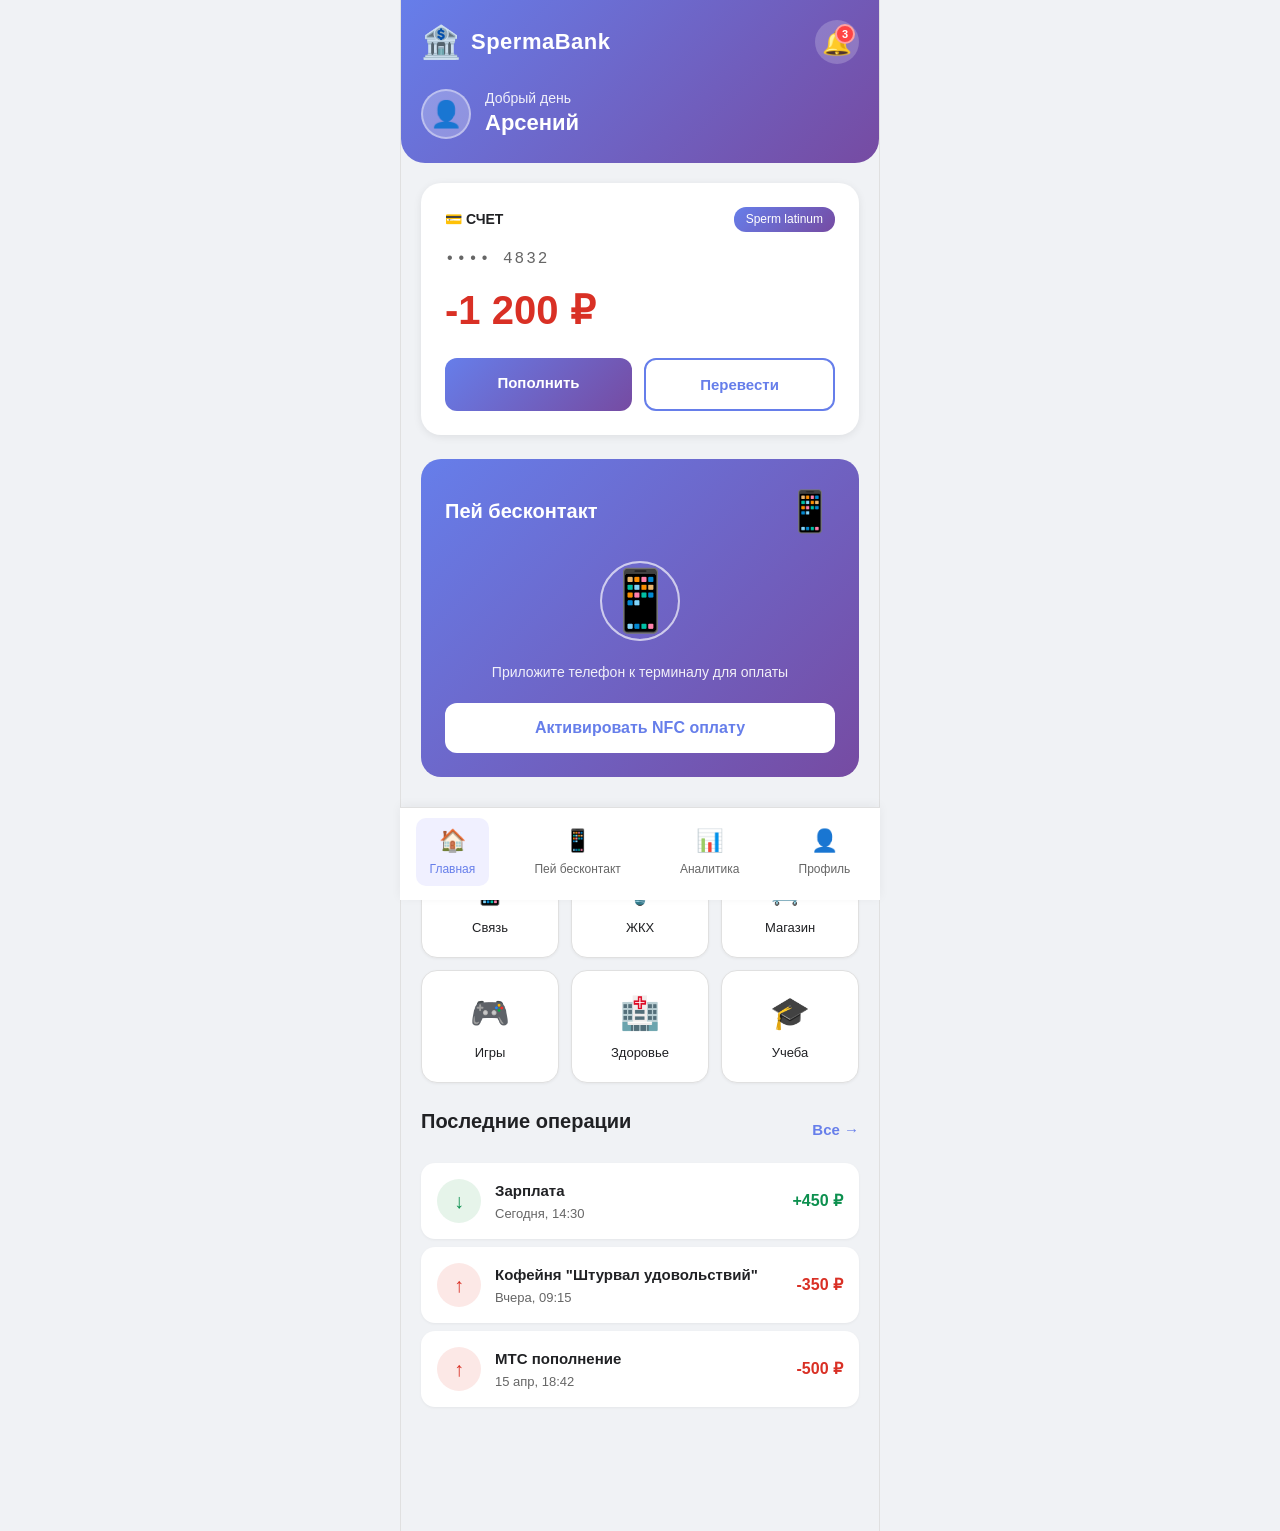
<file: index.html>
<!DOCTYPE html>
<html lang="ru">
<head>
    <meta charset="UTF-8">
    <meta name="viewport" content="width=device-width, initial-scale=1.0, maximum-scale=1.0, user-scalable=no">
    
    <!-- Иконка для iOS (iPhone/iPad) при добавлении на домашний экран -->
    <link rel="apple-touch-icon" href="Иконка.png">
    <link rel="apple-touch-icon" sizes="180x180" href="Иконка.png">
    <link rel="apple-touch-icon" sizes="152x152" href="Иконка.png">
    <link rel="apple-touch-icon" sizes="120x120" href="Иконка.png">
    
    <!-- Дополнительно: стандартный favicon -->
    <link rel="icon" type="image/png" href="Иконка.png">
    <link rel="shortcut icon" type="image/png" href="Иконка.png">
    
    <!-- Настройка отображения как веб-приложения на iOS -->
    <meta name="apple-mobile-web-app-capable" content="yes">
    <meta name="apple-mobile-web-app-status-bar-style" content="black-translucent">
    <meta name="apple-mobile-web-app-title" content="SpermaBank">
    
    <title>SpermaBank</title>
    
    <style>
        /* Базовые стили для мобильного банка SpermaBank */
        * {
            margin: 0;
            padding: 0;
            box-sizing: border-box;
            -webkit-tap-highlight-color: transparent;
        }

        :root {
            --primary: #1a73e8;
            --primary-dark: #1557b0;
            --success: #0d904f;
            --danger: #d93025;
            --bg: #f8f9fa;
            --card-bg: #ffffff;
            --text: #202124;
            --text-secondary: #5f6368;
            --border: #e0e0e0;
            --shadow: 0 1px 3px rgba(0,0,0,0.1);
            --radius: 16px;
        }

        body {
            font-family: -apple-system, BlinkMacSystemFont, 'Segoe UI', Roboto, Oxygen, Ubuntu, sans-serif;
            background: #f0f2f5;
            color: var(--text);
            max-width: 480px;
            margin: 0 auto;
            min-height: 100vh;
            position: relative;
            padding-bottom: 80px;
            line-height: 1.4;
            -webkit-font-smoothing: antialiased;
            animation: fadeInUp 0.6s ease-out;
        }

        /* Анимация появления всей страницы */
        @keyframes fadeInUp {
            from {
                opacity: 0;
                transform: translateY(30px);
            }
            to {
                opacity: 1;
                transform: translateY(0);
            }
        }

        /* Шапка */
        .header {
            background: linear-gradient(135deg, #667eea 0%, #764ba2 100%);
            color: white;
            padding: 20px 20px 24px;
            border-radius: 0 0 24px 24px;
            animation: slideDown 0.8s ease-out;
        }

        @keyframes slideDown {
            from {
                opacity: 0;
                transform: translateY(-50px);
            }
            to {
                opacity: 1;
                transform: translateY(0);
            }
        }

        .header-top {
            display: flex;
            justify-content: space-between;
            align-items: center;
            margin-bottom: 24px;
        }

        .logo {
            display: flex;
            align-items: center;
            gap: 10px;
            animation: pulse 2s ease-in-out infinite;
        }

        @keyframes pulse {
            0%, 100% {
                transform: scale(1);
            }
            50% {
                transform: scale(1.05);
            }
        }

        .logo-icon {
            font-size: 32px;
        }

        .logo-text {
            font-size: 22px;
            font-weight: 700;
            letter-spacing: 0.5px;
        }

        .notification-btn {
            background: rgba(255,255,255,0.2);
            border: none;
            color: white;
            width: 44px;
            height: 44px;
            border-radius: 50%;
            font-size: 20px;
            position: relative;
            cursor: pointer;
            display: flex;
            align-items: center;
            justify-content: center;
            transition: all 0.3s;
            text-decoration: none;
            animation: bounceIn 1s ease-out;
        }

        @keyframes bounceIn {
            0% {
                opacity: 0;
                transform: scale(0.3);
            }
            50% {
                transform: scale(1.1);
            }
            70% {
                transform: scale(0.9);
            }
            100% {
                opacity: 1;
                transform: scale(1);
            }
        }

        .notification-btn:hover {
            background: rgba(255,255,255,0.3);
            transform: rotate(15deg);
        }

        .bell-icon {
            font-size: 24px;
        }

        .badge {
            position: absolute;
            top: 4px;
            right: 4px;
            background: #ff4444;
            color: white;
            font-size: 11px;
            font-weight: 700;
            width: 20px;
            height: 20px;
            border-radius: 50%;
            display: flex;
            align-items: center;
            justify-content: center;
            border: 2px solid rgba(255,255,255,0.5);
            animation: shake 2s ease-in-out infinite;
        }

        @keyframes shake {
            0%, 100% {
                transform: translateX(0);
            }
            10%, 30%, 50%, 70%, 90% {
                transform: translateX(-2px);
            }
            20%, 40%, 60%, 80% {
                transform: translateX(2px);
            }
        }

        .user-greeting {
            display: flex;
            align-items: center;
            gap: 14px;
            animation: fadeInLeft 0.8s ease-out;
        }

        @keyframes fadeInLeft {
            from {
                opacity: 0;
                transform: translateX(-30px);
            }
            to {
                opacity: 1;
                transform: translateX(0);
            }
        }

        .avatar {
            width: 50px;
            height: 50px;
            background: rgba(255,255,255,0.25);
            border-radius: 50%;
            display: flex;
            align-items: center;
            justify-content: center;
            font-size: 26px;
            border: 2px solid rgba(255,255,255,0.4);
            text-decoration: none;
            color: white;
            transition: all 0.3s;
        }

        .avatar:hover {
            transform: scale(1.1) rotate(5deg);
        }

        .greeting-text {
            font-size: 14px;
            opacity: 0.9;
        }

        .user-name {
            font-size: 22px;
            font-weight: 600;
        }

        /* Основной контент */
        .main-content {
            padding: 20px;
        }

        /* Карта баланса */
        .balance-card {
            background: white;
            border-radius: 20px;
            padding: 24px;
            box-shadow: 0 2px 8px rgba(0,0,0,0.08);
            margin-bottom: 24px;
            animation: scaleIn 0.6s ease-out;
            transition: all 0.3s;
        }

        @keyframes scaleIn {
            from {
                opacity: 0;
                transform: scale(0.9);
            }
            to {
                opacity: 1;
                transform: scale(1);
            }
        }

        .balance-card:hover {
            transform: translateY(-5px);
            box-shadow: 0 8px 25px rgba(0,0,0,0.15);
        }

        .card-header {
            display: flex;
            justify-content: space-between;
            align-items: center;
            margin-bottom: 16px;
            font-size: 14px;
            font-weight: 600;
        }

        .card-type {
            font-size: 12px;
            background: linear-gradient(135deg, #667eea 0%, #764ba2 100%);
            color: white;
            padding: 4px 12px;
            border-radius: 12px;
            font-weight: 500;
        }

        .card-number {
            font-family: 'Courier New', monospace;
            font-size: 16px;
            color: #666;
            margin-bottom: 12px;
            letter-spacing: 2px;
        }

        .card-number-link {
            text-decoration: none;
            color: inherit;
            cursor: pointer;
        }

        .balance-amount {
            font-size: 40px;
            font-weight: 700;
            color: #d93025;
            margin-bottom: 20px;
        }

        .card-actions {
            display: flex;
            gap: 12px;
        }

        .action-btn {
            flex: 1;
            padding: 14px;
            border-radius: 12px;
            border: none;
            font-size: 15px;
            font-weight: 600;
            cursor: pointer;
            background: linear-gradient(135deg, #667eea 0%, #764ba2 100%);
            color: white;
            text-decoration: none;
            display: inline-block;
            text-align: center;
            transition: all 0.3s;
        }

        .action-btn:hover {
            transform: translateY(-2px);
            box-shadow: 0 4px 15px rgba(102, 126, 234, 0.4);
        }

        .action-btn:active {
            transform: scale(0.95);
        }

        .action-btn.outline {
            background: white;
            color: #667eea;
            border: 2px solid #667eea;
        }

        .action-btn.outline:hover {
            background: #f0f0ff;
        }

        /* Секции */
        .section-title {
            font-size: 20px;
            font-weight: 700;
            margin-bottom: 16px;
            color: #202124;
        }

        /* Сетка быстрых действий */
        .quick-actions {
            margin-bottom: 24px;
        }

        .actions-grid {
            display: grid;
            grid-template-columns: repeat(3, 1fr);
            gap: 12px;
        }

        .action-item {
            background: white;
            border: 1px solid #e0e0e0;
            border-radius: 16px;
            padding: 20px 12px;
            display: flex;
            flex-direction: column;
            align-items: center;
            gap: 8px;
            cursor: pointer;
            font-size: 13px;
            font-weight: 500;
            color: #202124;
            box-shadow: 0 1px 3px rgba(0,0,0,0.05);
            text-decoration: none;
            transition: all 0.3s;
            animation: staggerFadeIn 0.8s ease-out;
        }

        @keyframes staggerFadeIn {
            from {
                opacity: 0;
                transform: translateY(20px);
            }
            to {
                opacity: 1;
                transform: translateY(0);
            }
        }

        .action-item:nth-child(1) { animation-delay: 0.1s; }
        .action-item:nth-child(2) { animation-delay: 0.2s; }
        .action-item:nth-child(3) { animation-delay: 0.3s; }
        .action-item:nth-child(4) { animation-delay: 0.4s; }
        .action-item:nth-child(5) { animation-delay: 0.5s; }
        .action-item:nth-child(6) { animation-delay: 0.6s; }

        .action-item:hover {
            transform: translateY(-3px) scale(1.05);
            box-shadow: 0 8px 25px rgba(0,0,0,0.15);
        }

        .action-item:active {
            transform: scale(0.95);
        }

        .action-icon {
            font-size: 32px;
            transition: transform 0.3s;
        }

        .action-item:hover .action-icon {
            transform: scale(1.2) rotate(10deg);
        }

        /* Секция бесконтактной оплаты */
        .contactless-section {
            background: linear-gradient(135deg, #667eea 0%, #764ba2 100%);
            border-radius: 20px;
            padding: 24px;
            margin-bottom: 24px;
            color: white;
            animation: slideInRight 0.8s ease-out;
            transition: all 0.3s;
        }

        @keyframes slideInRight {
            from {
                opacity: 0;
                transform: translateX(50px);
            }
            to {
                opacity: 1;
                transform: translateX(0);
            }
        }

        .contactless-section:hover {
            transform: translateY(-5px);
            box-shadow: 0 10px 30px rgba(102, 126, 234, 0.5);
        }

        .contactless-header {
            display: flex;
            justify-content: space-between;
            align-items: center;
            margin-bottom: 20px;
        }

        .contactless-title {
            font-size: 20px;
            font-weight: 700;
        }

        .contactless-icon {
            font-size: 40px;
            animation: wave 2s ease-in-out infinite;
        }

        @keyframes wave {
            0%, 100% {
                transform: rotate(0deg);
            }
            25% {
                transform: rotate(10deg);
            }
            75% {
                transform: rotate(-10deg);
            }
        }

        .nfc-animation {
            display: flex;
            justify-content: center;
            align-items: center;
            margin: 20px 0;
            position: relative;
        }

        .phone-icon {
            font-size: 60px;
            animation: float 3s ease-in-out infinite;
        }

        @keyframes float {
            0%, 100% {
                transform: translateY(0);
            }
            50% {
                transform: translateY(-10px);
            }
        }

        .waves {
            position: absolute;
            width: 80px;
            height: 80px;
            border: 2px solid rgba(255,255,255,0.3);
            border-radius: 50%;
            animation: ripple 2s ease-out infinite;
        }

        .waves:nth-child(2) {
            animation-delay: 0.5s;
        }

        .waves:nth-child(3) {
            animation-delay: 1s;
        }

        @keyframes ripple {
            0% {
                transform: scale(1);
                opacity: 1;
            }
            100% {
                transform: scale(2.5);
                opacity: 0;
            }
        }

        .contactless-btn {
            background: white;
            color: #667eea;
            border: none;
            padding: 14px;
            border-radius: 12px;
            font-size: 16px;
            font-weight: 700;
            cursor: pointer;
            width: 100%;
            text-align: center;
            text-decoration: none;
            display: block;
            transition: all 0.3s;
            animation: glow 2s ease-in-out infinite;
        }

        @keyframes glow {
            0%, 100% {
                box-shadow: 0 0 5px rgba(255,255,255,0.3);
            }
            50% {
                box-shadow: 0 0 20px rgba(255,255,255,0.6);
            }
        }

        .contactless-btn:hover {
            transform: translateY(-2px);
            box-shadow: 0 8px 25px rgba(0,0,0,0.2);
        }

        .contactless-btn:active {
            transform: scale(0.98);
        }

        /* История */
        .history {
            margin-bottom: 24px;
        }

        .history-header {
            display: flex;
            justify-content: space-between;
            align-items: center;
            margin-bottom: 12px;
        }

        .link-btn {
            background: none;
            border: none;
            color: #667eea;
            font-weight: 600;
            font-size: 15px;
            cursor: pointer;
            text-decoration: none;
            transition: all 0.3s;
        }

        .link-btn:hover {
            color: #764ba2;
            transform: translateX(5px);
        }

        .transaction {
            display: flex;
            align-items: center;
            gap: 14px;
            background: white;
            padding: 16px;
            border-radius: 14px;
            margin-bottom: 8px;
            box-shadow: 0 1px 3px rgba(0,0,0,0.05);
            cursor: pointer;
            text-decoration: none;
            color: inherit;
            transition: all 0.3s;
            animation: staggerFadeIn 0.8s ease-out;
        }

        .transaction:hover {
            transform: translateX(10px);
            box-shadow: 0 4px 15px rgba(0,0,0,0.1);
        }

        .transaction-icon {
            width: 44px;
            height: 44px;
            border-radius: 50%;
            display: flex;
            align-items: center;
            justify-content: center;
            font-weight: 700;
            font-size: 20px;
            flex-shrink: 0;
        }

        .transaction-icon.income {
            background: #e6f4ea;
            color: #0d904f;
        }

        .transaction-icon.expense {
            background: #fce8e6;
            color: #d93025;
        }

        .transaction-info {
            flex: 1;
        }

        .transaction-name {
            font-weight: 600;
            font-size: 15px;
            margin-bottom: 4px;
        }

        .transaction-date {
            font-size: 13px;
            color: #666;
        }

        .transaction-amount {
            font-weight: 700;
            font-size: 16px;
        }

        .transaction-amount.income {
            color: #0d904f;
        }

        .transaction-amount.expense {
            color: #d93025;
        }

        /* Нижняя навигация */
        .bottom-nav {
            position: fixed;
            bottom: 0;
            left: 50%;
            transform: translateX(-50%);
            width: 100%;
            max-width: 480px;
            background: white;
            display: flex;
            justify-content: space-around;
            padding: 10px 0 14px;
            border-top: 1px solid #e0e0e0;
            box-shadow: 0 -2px 10px rgba(0,0,0,0.05);
            z-index: 100;
            animation: slideUp 0.8s ease-out;
        }

        @keyframes slideUp {
            from {
                opacity: 0;
                transform: translateX(-50%) translateY(100px);
            }
            to {
                opacity: 1;
                transform: translateX(-50%) translateY(0);
            }
        }

        .nav-item {
            background: none;
            border: none;
            display: flex;
            flex-direction: column;
            align-items: center;
            gap: 4px;
            font-size: 12px;
            color: #666;
            cursor: pointer;
            padding: 8px 14px;
            border-radius: 10px;
            font-weight: 500;
            text-decoration: none;
            transition: all 0.3s;
        }

        .nav-item:hover {
            background: #f0f0ff;
            color: #667eea;
            transform: translateY(-5px);
        }

        .nav-item.active {
            color: #667eea;
            background: #f0f0ff;
        }

        .nav-icon {
            font-size: 22px;
            transition: transform 0.3s;
        }

        .nav-item:hover .nav-icon {
            transform: scale(1.2);
        }

        /* Модальное окно */
        .modal {
            display: none;
            position: fixed;
            top: 0;
            left: 0;
            width: 100%;
            height: 100%;
            background: rgba(0,0,0,0.5);
            z-index: 1000;
            justify-content: center;
            align-items: center;
        }

        .modal.active {
            display: flex;
        }

        .modal-content {
            background: white;
            border-radius: 20px;
            padding: 30px;
            max-width: 350px;
            width: 90%;
            text-align: center;
            animation: modalSlideIn 0.3s ease-out;
        }

        @keyframes modalSlideIn {
            from {
                transform: translateY(50px) scale(0.9);
                opacity: 0;
            }
            to {
                transform: translateY(0) scale(1);
                opacity: 1;
            }
        }

        .modal-icon {
            font-size: 50px;
            margin-bottom: 20px;
            animation: bounceIn 0.6s ease-out;
        }

        .modal-title {
            font-size: 22px;
            font-weight: 700;
            margin-bottom: 10px;
            color: #202124;
        }

        .modal-text {
            font-size: 16px;
            color: #666;
            margin-bottom: 25px;
            line-height: 1.5;
        }

        .modal-close {
            background: linear-gradient(135deg, #667eea 0%, #764ba2 100%);
            color: white;
            border: none;
            padding: 12px 30px;
            border-radius: 25px;
            font-size: 16px;
            font-weight: 600;
            cursor: pointer;
            transition: all 0.3s;
        }

        .modal-close:hover {
            transform: translateY(-2px);
            box-shadow: 0 4px 15px rgba(102, 126, 234, 0.4);
        }

        /* Адаптивность для маленьких экранов */
        @media (max-width: 380px) {
            .balance-amount {
                font-size: 32px;
            }
            
            .actions-grid {
                grid-template-columns: repeat(3, 1fr);
                gap: 8px;
            }
            
            .action-item {
                padding: 14px 6px;
            }
        }

        @media (min-width: 481px) {
            body {
                border-left: 1px solid #e0e0e0;
                border-right: 1px solid #e0e0e0;
            }
        }
    </style>
</head>
<body>
    <!-- Верхняя панель -->
    <header class="header">
        <div class="header-top">
            <div class="logo">
                <span class="logo-icon">🏦</span>
                <span class="logo-text">SpermaBank</span>
            </div>
            <!-- Кнопка уведомлений (открывает модальное окно) -->
            <a href="#" class="notification-btn" onclick="showModal('notifications')">
                <span class="bell-icon">🔔</span>
                <span class="badge">3</span>
            </a>
        </div>
        <div class="user-greeting">
            <!-- Аватар (открывает модальное окно) -->
            <a href="#" class="avatar" onclick="showModal('profile')">👤</a>
            <div>
                <div class="greeting-text">Добрый день</div>
                <div class="user-name">Арсений</div>
            </div>
        </div>
    </header>

    <!-- Основной контент -->
    <main class="main-content">
        <!-- Баланс карты -->
        <section class="balance-card">
            <div class="card-header">
                <span>💳 СЧЕТ</span>
                <span class="card-type">Sperm latinum</span>
            </div>
            <!-- Номер карты кликабельный -->
            <a href="#" class="card-number-link" onclick="showModal('card')">
                <div class="card-number">•••• 4832</div>
            </a>
            <div class="balance-amount">-1 200 ₽</div>
            <div class="card-actions">
                <!-- Кнопки с модальными окнами -->
                <a href="#" class="action-btn" onclick="showModal('topup')">Пополнить</a>
                <a href="#" class="action-btn outline" onclick="showModal('transfer')">Перевести</a>
            </div>
        </section>

        <!-- Бесконтактная оплата телефоном -->
        <section class="contactless-section">
            <div class="contactless-header">
                <h2 class="contactless-title">Пей бесконтакт</h2>
                <span class="contactless-icon">📱</span>
            </div>
            
            <div class="nfc-animation">
                <div class="waves"></div>
                <div class="waves"></div>
                <div class="waves"></div>
                <div class="phone-icon">📱</div>
            </div>
            
            <p style="text-align: center; margin-bottom: 20px; font-size: 14px; opacity: 0.9;">
                Приложите телефон к терминалу для оплаты
            </p>
            
            <a href="#" class="contactless-btn" onclick="showModal('contactless')">
                Активировать NFC оплату
            </a>
        </section>

        <!-- Быстрые действия -->
        <section class="quick-actions">
            <h2 class="section-title">Быстрые действия</h2>
            <div class="actions-grid">
                <a href="#" class="action-item" onclick="showModal('mobile')">
                    <span class="action-icon">📱</span>
                    <span>Связь</span>
                </a>
                <a href="#" class="action-item" onclick="showModal('utilities')">
                    <span class="action-icon">💡</span>
                    <span>ЖКХ</span>
                </a>
                <a href="#" class="action-item" onclick="showModal('shop')">
                    <span class="action-icon">🛒</span>
                    <span>Магазин</span>
                </a>
                <a href="#" class="action-item" onclick="showModal('games')">
                    <span class="action-icon">🎮</span>
                    <span>Игры</span>
                </a>
                <a href="#" class="action-item" onclick="showModal('health')">
                    <span class="action-icon">🏥</span>
                    <span>Здоровье</span>
                </a>
                <a href="#" class="action-item" onclick="showModal('education')">
                    <span class="action-icon">🎓</span>
                    <span>Учеба</span>
                </a>
            </div>
        </section>

        <!-- История операций -->
        <section class="history">
            <div class="history-header">
                <h2 class="section-title">Последние операции</h2>
                <a href="#" class="link-btn" onclick="showModal('history')">Все →</a>
            </div>
            
            <!-- Каждая транзакция кликабельна -->
            <a href="#" class="transaction" onclick="showModal('transaction1')">
                <div class="transaction-icon income">↓</div>
                <div class="transaction-info">
                    <div class="transaction-name">Зарплата</div>
                    <div class="transaction-date">Сегодня, 14:30</div>
                </div>
                <div class="transaction-amount income">+450 ₽</div>
            </a>
            
            <a href="#" class="transaction" onclick="showModal('transaction2')">
                <div class="transaction-icon expense">↑</div>
                <div class="transaction-info">
                    <div class="transaction-name">Кофейня "Штурвал удовольствий"</div>
                    <div class="transaction-date">Вчера, 09:15</div>
                </div>
                <div class="transaction-amount expense">-350 ₽</div>
            </a>
            
            <a href="#" class="transaction" onclick="showModal('transaction3')">
                <div class="transaction-icon expense">↑</div>
                <div class="transaction-info">
                    <div class="transaction-name">МТС пополнение</div>
                    <div class="transaction-date">15 апр, 18:42</div>
                </div>
                <div class="transaction-amount expense">-500 ₽</div>
            </a>
        </section>
    </main>

    <!-- Нижняя навигация -->
    <nav class="bottom-nav">
        <a href="#" class="nav-item active" onclick="showModal('home')">
            <span class="nav-icon">🏠</span>
            <span>Главная</span>
        </a>
        <a href="#" class="nav-item" onclick="showModal('contactless')">
            <span class="nav-icon">📱</span>
            <span>Пей бесконтакт</span>
        </a>
        <a href="#" class="nav-item" onclick="showModal('analytics')">
            <span class="nav-icon">📊</span>
            <span>Аналитика</span>
        </a>
        <a href="#" class="nav-item" onclick="showModal('profile')">
            <span class="nav-icon">👤</span>
            <span>Профиль</span>
        </a>
    </nav>

    <!-- Модальное окно -->
    <div class="modal" id="modal">
        <div class="modal-content">
            <div class="modal-icon" id="modalIcon"></div>
            <div class="modal-title" id="modalTitle"></div>
            <div class="modal-text" id="modalText"></div>
            <button class="modal-close" onclick="closeModal()">Понятно</button>
        </div>
    </div>

    <script>
        // Содержимое для разных кнопок
        const modalContent = {
            'contactless': {
                icon: '📱',
                title: 'Бесконтактная оплата',
                text: 'Оплачивайте покупки телефоном!\n\n📱 Поднесите телефон к терминалу\n💳 Спишется с карты Sperm latinum\n🔒 Безопасно и быстро\n\nПоддерживается:\nApple Pay | Google Pay | Samsung Pay'
            },
            'notifications': {
                icon: '🔔',
                title: 'Уведомления',
                text: 'У вас 3 новых уведомления:\n\n📩 Новое предложение по кредиту\n💰 Кэшбэк 5% начислен\n🔒 Пароль скоро истечёт'
            },
            'profile': {
                icon: '👤',
                title: 'Профиль',
                text: 'Арсений Петров\n📧 arseny@mail.ru\n📱 +7 (999) 123-45-67\n📍 Москва, ул. Примерная, 1'
            },
            'card': {
                icon: '💳',
                title: 'Карта Sperm latinum',
                text: 'Номер: 4276 1234 5678 4832\nСрок: 12/28\nCVV: ***\nТип: Дебетовая'
            },
            'topup': {
                icon: '💰',
                title: 'Пополнение счета',
                text: 'Выберите способ пополнения:\n\n🏦 С карты другого банка\n📱 С телефона\n💵 Наличными в терминале'
            },
            'transfer': {
                icon: '💸',
                title: 'Перевод средств',
                text: 'Кому хотите перевести?\n\n👤 По номеру телефона\n💳 По номеру карты\n🏢 На счет организации'
            },
            'mobile': {
                icon: '📱',
                title: 'Пополнение телефона',
                text: 'Введите номер телефона и сумму:\n\n+7 (___) ___-__-__\nСумма: от 50 до 5000 ₽'
            },
            'utilities': {
                icon: '💡',
                title: 'Оплата ЖКХ',
                text: 'Выберите услугу:\n\n💡 Электричество\n💧 Водоснабжение\n🔥 Отопление\n🗑 Вывоз мусора'
            },
            'shop': {
                icon: '🛒',
                title: 'Онлайн магазин',
                text: 'Добро пожаловать в магазин!\n\n🎁 Специальные предложения\n🏷 Скидки до 50%\n📦 Быстрая доставка'
            },
            'games': {
                icon: '🎮',
                title: 'Игры и развлечения',
                text: 'Популярные игры:\n\n🎮 Steam пополнение\n📱 Google Play\n🎵 Музыкальные сервисы\n🎬 Кино и сериалы'
            },
            'health': {
                icon: '🏥',
                title: 'Здоровье',
                text: 'Медицинские услуги:\n\n💊 Аптеки\n🏥 Больницы\n🦷 Стоматологии\n👁 Оптики'
            },
            'education': {
                icon: '🎓',
                title: 'Образование',
                text: 'Оплата обучения:\n\n📚 ВУЗы и колледжи\n💻 Онлайн курсы\n📖 Учебные материалы\n👨‍🏫 Репетиторы'
            },
            'history': {
                icon: '📊',
                title: 'История операций',
                text: 'Все операции за последний месяц:\n\n📥 Пополнения: 3\n📤 Списания: 12\n💳 Переводы: 5'
            },
            'transaction1': {
                icon: '✅',
                title: 'Детали операции',
                text: '💰 Зарплата\nСумма: +450 ₽\nДата: Сегодня, 14:30\nОт: ООО "Рога и Копыта"\nСтатус: Выполнено'
            },
            'transaction2': {
                icon: '☕',
                title: 'Детали операции',
                text: '🍰 Кофейня "Штурвал удовольствий"\nСумма: -350 ₽\nДата: Вчера, 09:15\nКатегория: Кафе и рестораны\nКэшбэк: 17.5 ₽'
            },
            'transaction3': {
                icon: '📱',
                title: 'Детали операции',
                text: '📞 МТС пополнение\nСумма: -500 ₽\nДата: 15 апр, 18:42\nНомер: +7 (916) 123-45-67\nСтатус: Выполнено'
            },
            'home': {
                icon: '🏠',
                title: 'Главная страница',
                text: 'Вы уже на главной странице!\n\nЗдесь отображается:\
</file>
